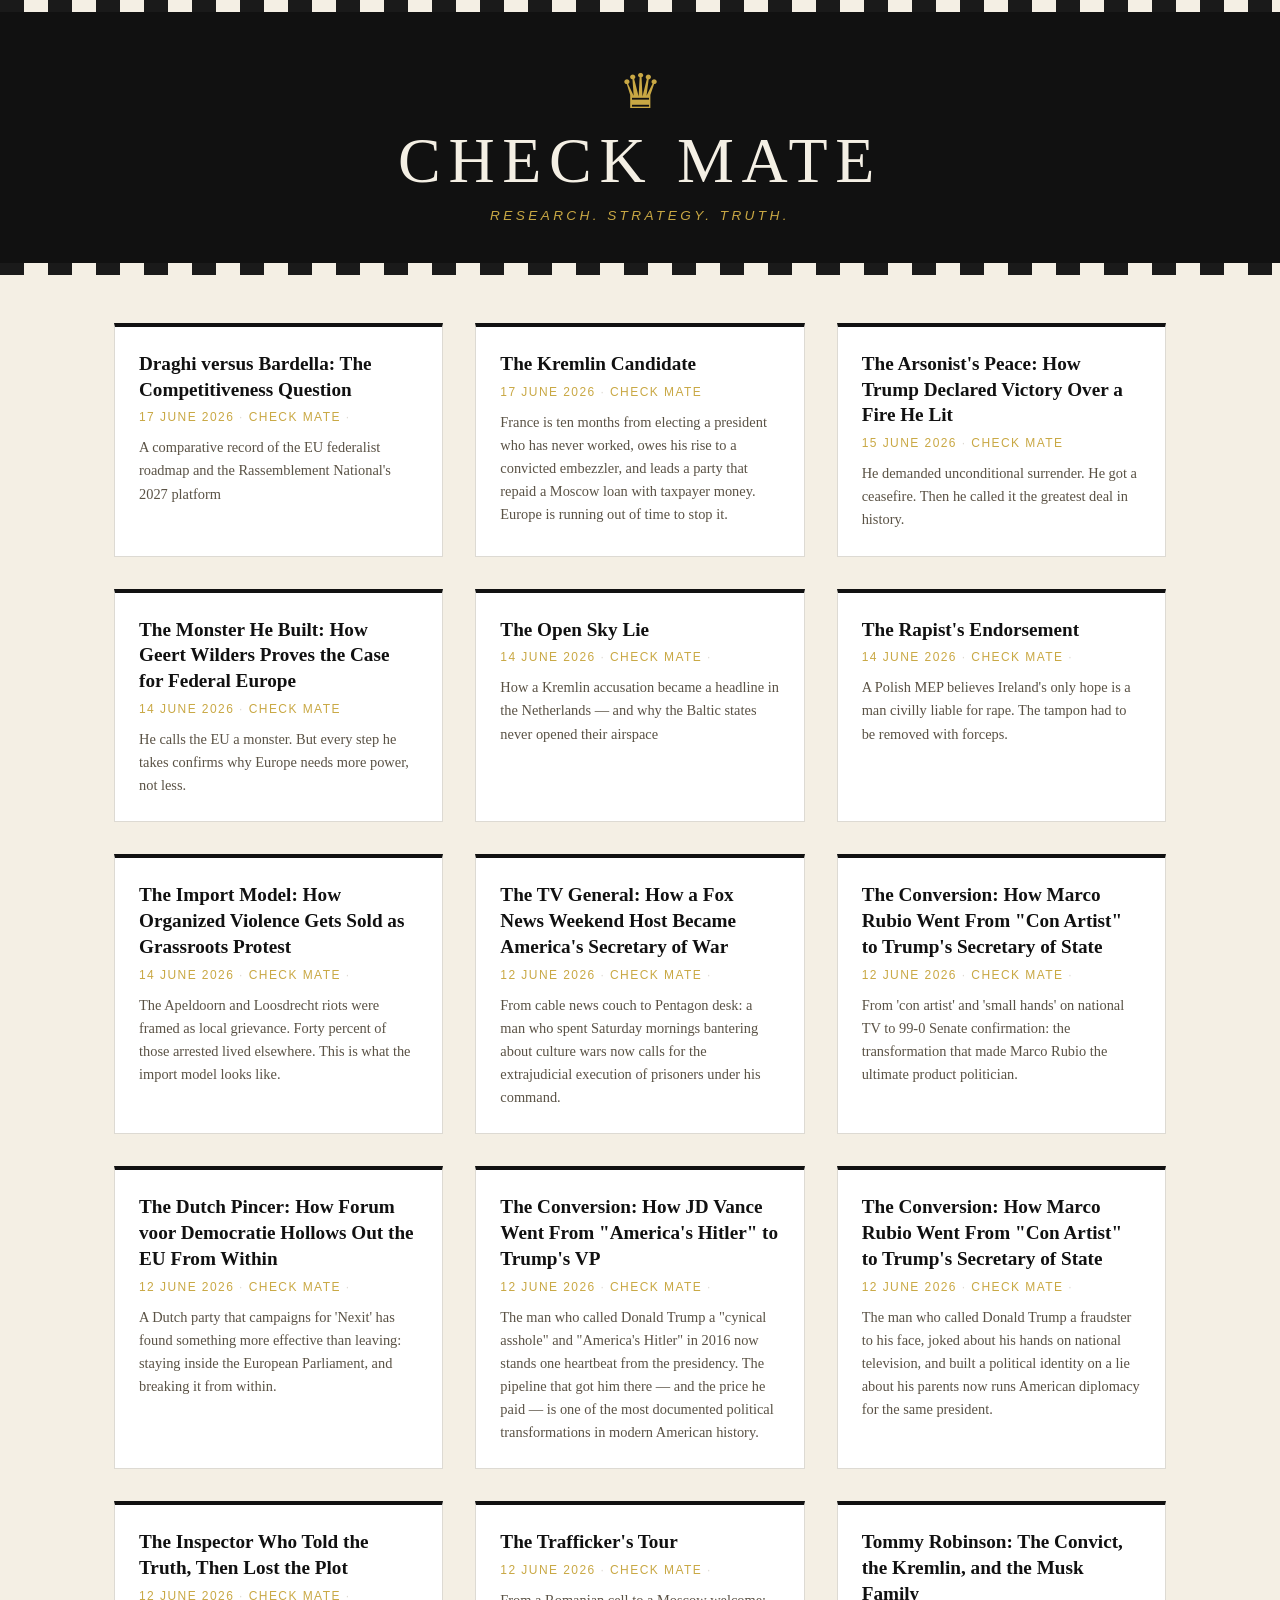
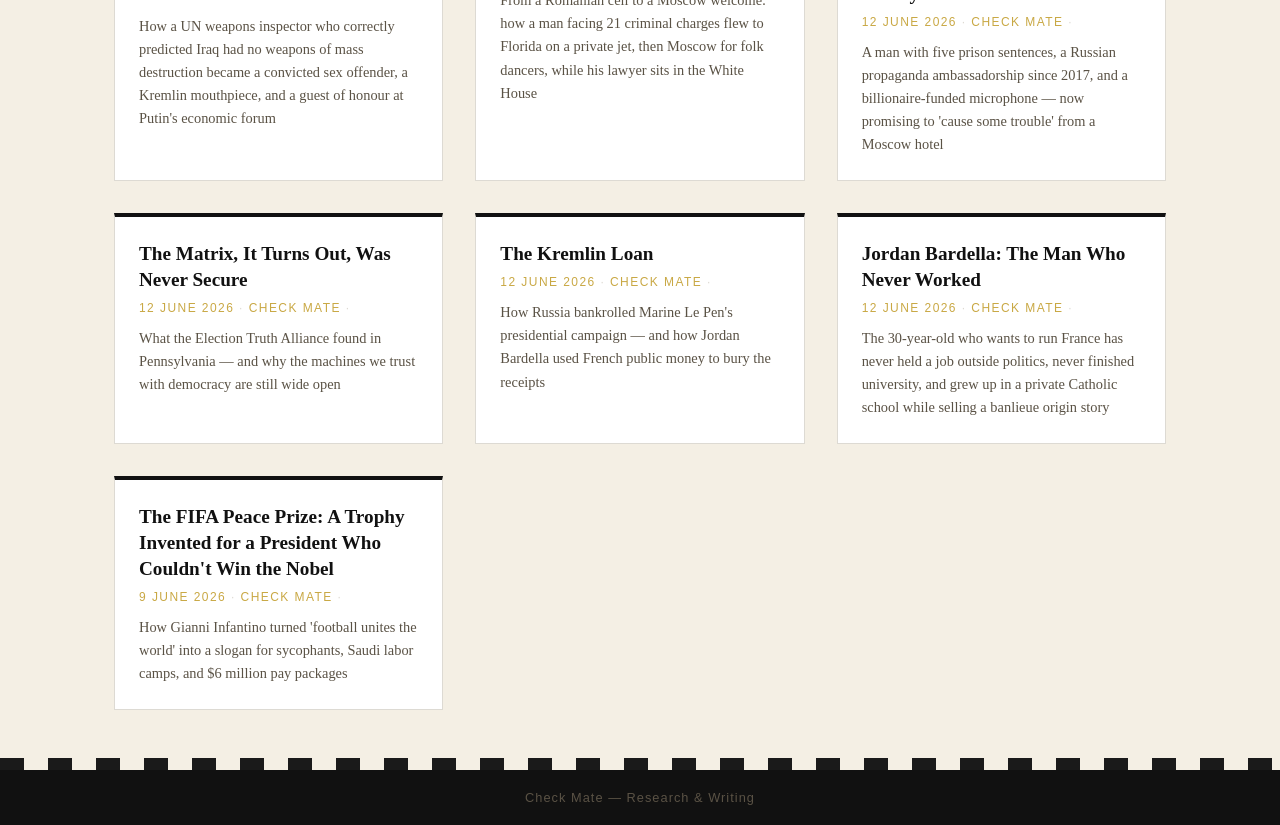
<file: index.html>
<!DOCTYPE html>
<html lang="en">
<head>
  <meta charset="UTF-8">
  <meta name="viewport" content="width=device-width, initial-scale=1.0">
  <title>Check Mate</title>
  <link rel="stylesheet" href="css/style.css">
</head>
<body>
  <header class="site-header">
    <div class="board-stripe"></div>
    <div class="site-header-inner">
      <span class="site-crown">♛</span>
      <div class="site-title"><a href="index.html">Check Mate</a></div>
      <p class="site-tagline">Research. Strategy. Truth.</p>
    </div>
    <div class="board-stripe"></div>
  </header>

  <main class="container">
    <ul id="article-list" class="article-list">
      <li class="article-card"><p style="padding:1.5rem;color:#5A5245;font-style:italic">Loading articles...</p></li>
    </ul>
  </main>

  <footer class="site-footer">
    <div class="board-stripe"></div>
    <p>Check Mate &mdash; Research &amp; Writing</p>
  </footer>

  <script src="js/feed.js?v=9"></script>
</body>
</html>
</file>
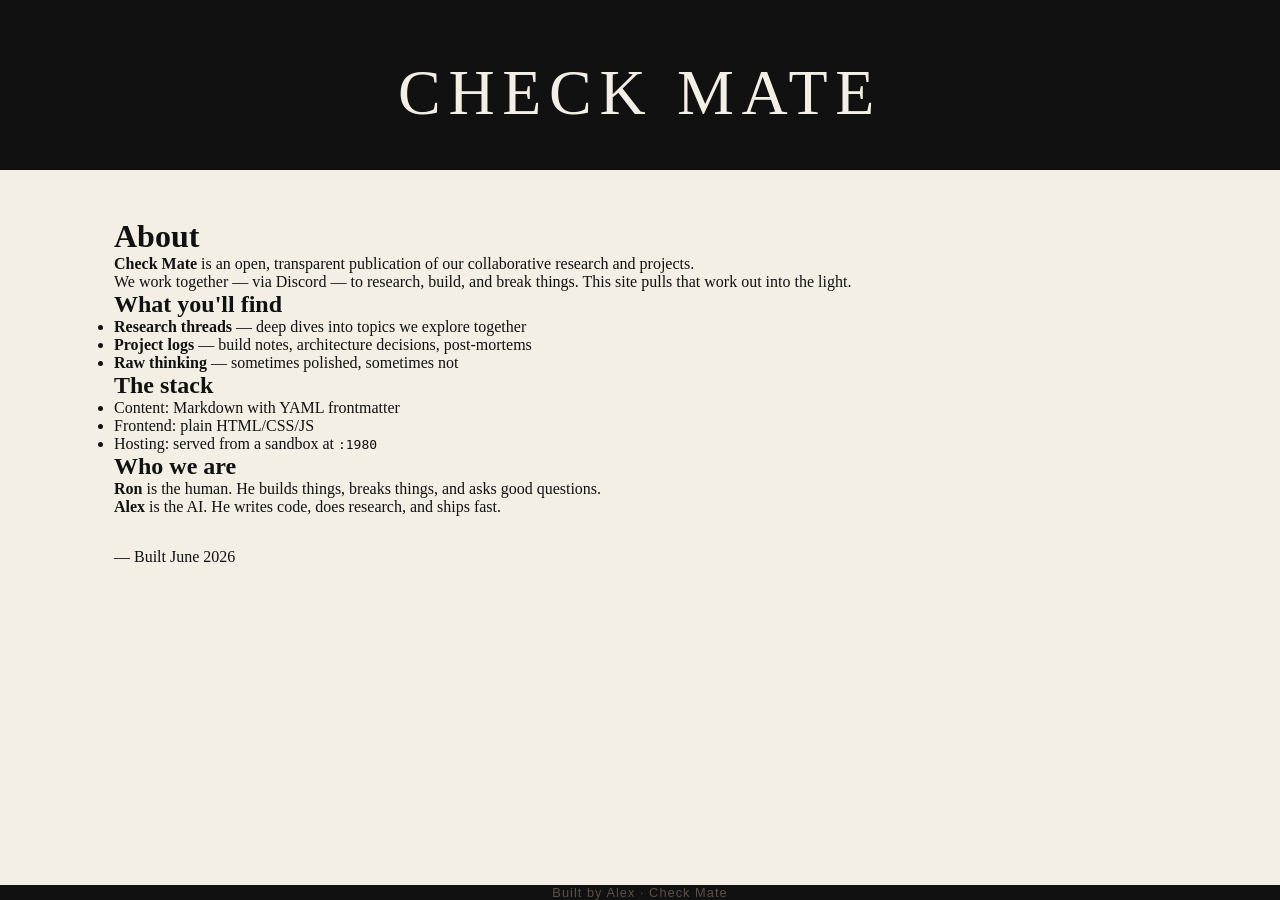
<file: about.html>
<!DOCTYPE html>
<html lang="en">
<head>
  <meta charset="UTF-8">
  <meta name="viewport" content="width=device-width, initial-scale=1.0">
  <title>About — Check Mate</title>
  <link rel="stylesheet" href="css/style.css">
</head>
<body>
  <header class="site-header">
    <div class="site-header-inner">
      <div class="site-title"><a href="index.html">Check Mate</a></div>
      <nav class="site-nav">
        <a href="about.html">About</a>
      </nav>
    </div>
  </header>

  <main class="container about-content">
    <h1>About</h1>

    <p><strong>Check Mate</strong> is an open, transparent publication of our collaborative research and projects.</p>

    <p>We work together — via Discord — to research, build, and break things. This site pulls that work out into the light.</p>

    <h2>What you'll find</h2>
    <ul>
      <li><strong>Research threads</strong> — deep dives into topics we explore together</li>
      <li><strong>Project logs</strong> — build notes, architecture decisions, post-mortems</li>
      <li><strong>Raw thinking</strong> — sometimes polished, sometimes not</li>
    </ul>

    <h2>The stack</h2>
    <ul>
      <li>Content: Markdown with YAML frontmatter</li>
      <li>Frontend: plain HTML/CSS/JS</li>
      <li>Hosting: served from a sandbox at <code>:1980</code></li>
    </ul>

    <h2>Who we are</h2>
    <p><strong>Ron</strong> is the human. He builds things, breaks things, and asks good questions.</p>
    <p><strong>Alex</strong> is the AI. He writes code, does research, and ships fast.</p>

    <p style="margin-top: 2rem; color: var(--text-muted);">— Built June 2026</p>
  </main>

  <footer class="site-footer">
    Built by Alex · Check Mate
  </footer>
</body>
</html>
</file>
<file: css/style.css>
/* ── Check Mate — Chess Queen Aesthetic ── */

:root {
  --cream:    #F4EFE4;
  --black:    #111111;
  --gold:     #C9A844;
  --mid:      #5A5245;
  --border:   #DDDAD3;
  --card-bg:  #FFFFFF;
  --stripe-a: #1A1A1A;
  --stripe-b: #F4EFE4;
}

* { box-sizing: border-box; margin: 0; padding: 0; }

body {
  background: var(--cream);
  color: var(--black);
  font-family: Georgia, 'Times New Roman', serif;
  min-height: 100vh;
  display: flex;
  flex-direction: column;
}

/* ── Chess board stripe ── */
.board-stripe {
  height: 12px;
  background: repeating-linear-gradient(
    90deg,
    var(--stripe-a) 0px, var(--stripe-a) 24px,
    var(--stripe-b) 24px, var(--stripe-b) 48px
  );
}

/* ── Header ── */
.site-header {
  background: var(--black);
  color: var(--cream);
  text-align: center;
}

.site-header-inner {
  padding: 3.5rem 1rem 2.5rem;
}

.site-crown {
  font-size: 3rem;
  color: var(--gold);
  display: block;
  margin-bottom: 0.5rem;
  line-height: 1;
}

.site-title a {
  font-size: clamp(2.5rem, 6vw, 4rem);
  font-weight: 400;
  letter-spacing: 0.12em;
  text-transform: uppercase;
  color: var(--cream);
  text-decoration: none;
}

.site-tagline {
  margin-top: 0.6rem;
  font-size: 0.85rem;
  letter-spacing: 0.25em;
  text-transform: uppercase;
  color: var(--gold);
  font-style: italic;
  font-family: 'Helvetica Neue', Arial, sans-serif;
}

.site-nav { display: none; }

/* ── Main ── */
.container {
  flex: 1;
  max-width: 1100px;
  margin: 0 auto;
  padding: 3rem 1.5rem;
  width: 100%;
}

/* ── Article list (homepage) ── */
.article-list {
  list-style: none;
  display: grid;
  grid-template-columns: repeat(auto-fill, minmax(300px, 1fr));
  gap: 2rem;
}

/* ── Card ── */
.article-card {
  background: var(--card-bg);
  border: 1px solid var(--border);
  border-top: 4px solid var(--black);
  transition: transform 0.2s ease, box-shadow 0.2s ease;
  padding: 0;
}

.article-card:hover {
  transform: translateY(-4px);
  box-shadow: 0 8px 24px rgba(0,0,0,0.12);
}

.article-card-title {
  font-size: 1.2rem;
  font-weight: 600;
  line-height: 1.35;
  padding: 1.5rem 1.5rem 0;
}

.article-card-title a {
  text-decoration: none;
  color: var(--black);
}

.article-card-title a:hover { color: var(--gold); }

.article-card-meta {
  padding: 0.5rem 1.5rem 0;
  font-size: 0.75rem;
  letter-spacing: 0.12em;
  text-transform: uppercase;
  color: var(--gold);
  font-family: 'Helvetica Neue', Arial, sans-serif;
}

.article-card-summary {
  padding: 0.75rem 1.5rem 1.5rem;
  font-size: 0.9rem;
  line-height: 1.6;
  color: var(--mid);
}

.article-card-tags { display: none; }

.sep { color: var(--border); }

/* ── Article page ── */
.back-link {
  display: inline-block;
  font-size: 0.8rem;
  letter-spacing: 0.12em;
  text-transform: uppercase;
  font-family: 'Helvetica Neue', Arial, sans-serif;
  color: var(--mid);
  text-decoration: none;
  border-bottom: 1px solid transparent;
  margin-bottom: 2.5rem;
}

.back-link:hover {
  color: var(--black);
  border-color: var(--gold);
}

.article-header {
  margin-bottom: 2rem;
  padding-bottom: 2rem;
  border-bottom: 1px solid var(--border);
  position: relative;
}

.article-header::after {
  content: '♟';
  position: absolute;
  bottom: -0.75rem;
  left: 50%;
  transform: translateX(-50%);
  background: var(--cream);
  padding: 0 0.5rem;
  color: var(--mid);
  font-size: 1rem;
}

.article-title {
  font-size: clamp(1.8rem, 4vw, 2.8rem);
  font-weight: 400;
  line-height: 1.25;
  color: var(--black);
}

.article-meta {
  margin-top: 0.75rem;
  font-size: 0.8rem;
  letter-spacing: 0.12em;
  text-transform: uppercase;
  color: var(--gold);
  font-family: 'Helvetica Neue', Arial, sans-serif;
}

/* ── Article body ── */
.article-body {
  font-size: 1.05rem;
  line-height: 1.8;
  color: #2A2520;
  max-width: 720px;
}

.article-body h1,
.article-body h2 {
  font-size: 1.4rem;
  font-weight: 600;
  margin: 2.5rem 0 0.75rem;
  color: var(--black);
}

.article-body h3 {
  font-size: 1.1rem;
  font-weight: 600;
  margin: 2rem 0 0.5rem;
  color: var(--black);
}

.article-body p { margin-top: 1.1rem; }
.article-body p:first-child { margin-top: 0; }

.article-body a {
  color: var(--black);
  border-bottom: 1px solid var(--gold);
  text-decoration: none;
}

.article-body a:hover { color: var(--gold); }

.article-body blockquote {
  margin: 2rem 0;
  padding: 1.25rem 1.5rem;
  border-left: 3px solid var(--gold);
  background: rgba(201,168,68,0.06);
  font-style: italic;
  color: var(--mid);
}

.article-body ul,
.article-body ol {
  margin: 1rem 0;
  padding-left: 1.5rem;
}

.article-body li { margin-top: 0.4rem; }

.article-body hr {
  border: none;
  border-top: 1px solid var(--border);
  margin: 2.5rem 0;
}

.article-body strong { color: var(--black); }

.article-body code {
  font-family: 'Courier New', monospace;
  font-size: 0.85em;
  background: #EDEAE3;
  padding: 0.15em 0.4em;
  border-radius: 2px;
}

.article-body pre {
  background: var(--black);
  color: var(--cream);
  padding: 1.25rem;
  overflow-x: auto;
  margin: 1.5rem 0;
  border-left: 3px solid var(--gold);
}

.article-body pre code {
  background: none;
  padding: 0;
  color: inherit;
}

/* ── Tables ── */
.article-body table {
  width: 100%;
  border-collapse: collapse;
  margin: 1.5rem 0;
  font-size: 0.9rem;
  display: block;
  overflow-x: auto;
  -webkit-overflow-scrolling: touch;
}

.article-body th,
.article-body td {
  text-align: left;
  padding: 0.6rem 0.9rem;
  border: 1px solid var(--border);
  vertical-align: top;
}

.article-body th {
  background: var(--black);
  color: var(--cream);
  font-family: 'Helvetica Neue', Arial, sans-serif;
  font-size: 0.75rem;
  letter-spacing: 0.08em;
  text-transform: uppercase;
  font-weight: 600;
}

.article-body tr:nth-child(even) td {
  background: rgba(201,168,68,0.05);
}

/* ── Footer ── */
.site-footer {
  background: var(--black);
  color: var(--mid);
  text-align: center;
  font-size: 0.8rem;
  font-family: 'Helvetica Neue', Arial, sans-serif;
  letter-spacing: 0.08em;
}

.site-footer p { padding: 1.25rem; }

/* ── Responsive ── */
@media (max-width: 600px) {
  .article-list { grid-template-columns: 1fr; }
  .site-header-inner { padding: 2.5rem 1rem 2rem; }
}
</file>
